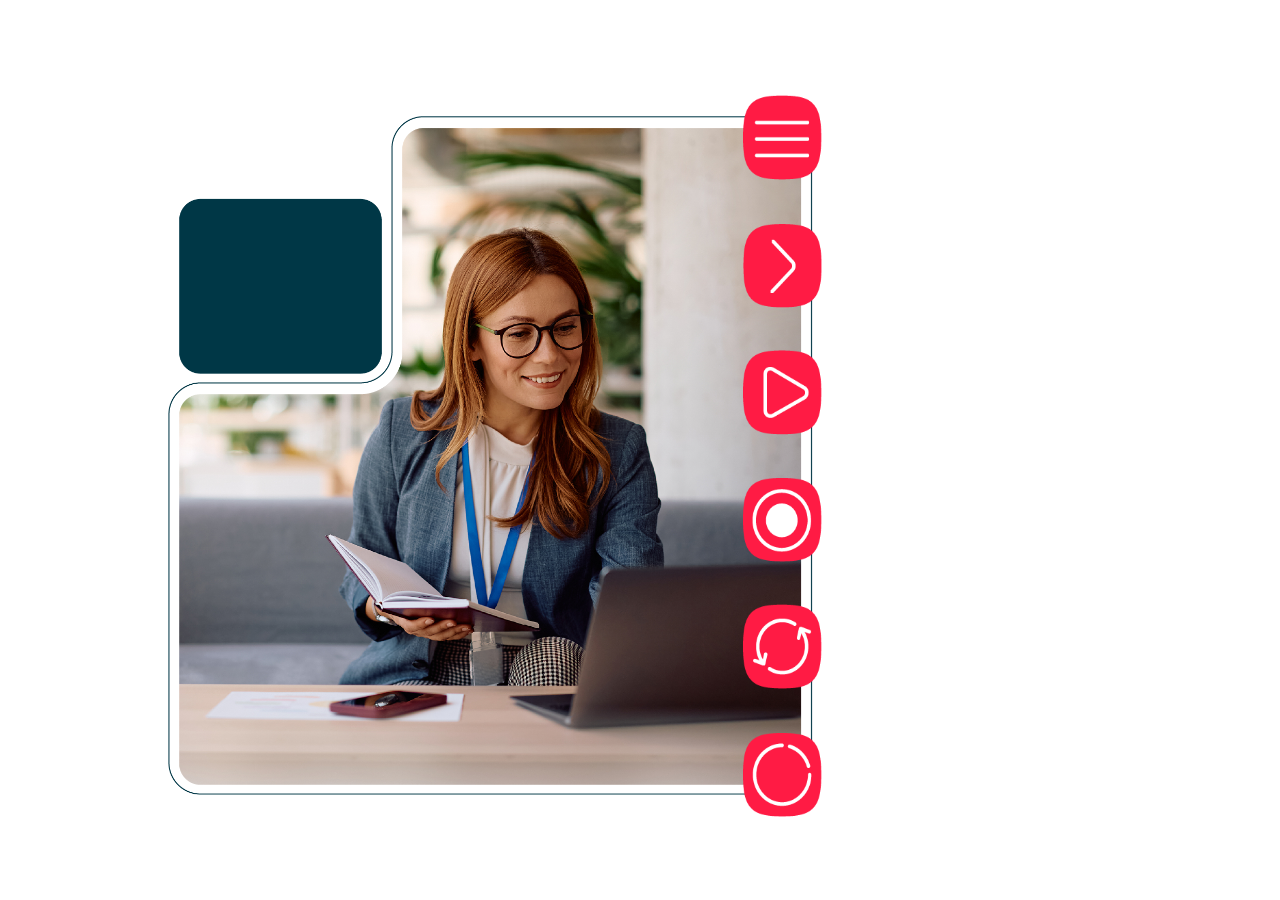
<file: assets/Bj5BdW8fmx23hk6N/story.html>
﻿<!doctype html>
<html lang="es">
<head>
  <meta charset="utf-8">
  <!-- Creado con Storyline 360 x64 - http://www.articulate.com  -->
  <!-- version: 3.98.34263.0 -->
  <title>Gu&#237;a de navegaci&#243;n_Banca Comercial</title>
  <meta http-equiv="x-ua-compatible" content="IE=edge"/>
  <meta name="viewport" content="width=device-width,initial-scale=1,user-scalable=no,shrink-to-fit=no,minimal-ui"/>
  <meta name="apple-mobile-web-app-capable" content="yes"/>
  <style>
    html, body { height: 100%; padding: 0; margin: 0 }
    #app { height: 100%; width: 100%; }
  </style>

  <script>
    window.DS = {};
    window.globals = {
      DATA_PATH_BASE: '',
      HAS_FRAME: true,
      HAS_SLIDE: true,

      lmsPresent: false,
      tinCanPresent: false,
      cmi5Present: false,
      aoSupport: false,
      scale: 'noscale',
      captureRc: false,
      browserSize: 'optimal',
      bgColor: '#FFFFFF',
      features: 'DropInAcc,DropInBase,DropInCore,DropInInteractions,DropInVideo,JsApiBasics,MathExpressions,MorphTransition,MultipleQuizTracking,SetFocusTrigger',
      themeName: 'unified',
      preloaderColor: '#8C8C8C',
      suppressAnalytics: false,
      productChannel: 'stable',
      publishSource: 'storyline',
      aid: 'aid|5fb0fe28-ccec-43d4-bc06-1f3374088cb1',
      cid: 'df775c7e-e52a-4d25-b6ba-28b94f4ba188',
      playerVersion: '3.98.34263.0',
      publishTimestamp: '2025-10-31T21:07:50.5539847Z',
      maxIosVideoElements: 10,
      connectionSettings: { message: 'Est%C3%A1s%20fuera%20de%20l%C3%ADnea.%20Tratando%20de%20reconectar...', useDarkTheme: true, mode: 'disabled' },
      hasFeature: function(feature) {
        return this.features.split(',').includes(feature);
      },
      
      parseParams: function(qs) {
        if (window.globals.parsedParams != null) {
          return window.globals.parsedParams;
        }
        qs = (qs || window.location.search.substr(1)).split('+').join(' ');
        var params = {},
            tokens,
            re = /[?&]?([^=]+)=([^&]*)/g;

        while (tokens = re.exec(qs)) {
          params[decodeURIComponent(tokens[1]).trim()] =
            decodeURIComponent(tokens[2]).trim();
        }
        window.globals.parsedParams = params;
        return params;
      }

    };
  </script>
  <script>
    var isIe11 = ('ActiveXObject' in window || window.MSBlobBuilder != null)
      && window.msCrypto != null && !window.ActiveXObject;
    if (isIe11) {
      window.globals.unsupportedBrowser = true;
      document.write(atob('[base64]'));
    }
  </script>

  <script>
    if (window.globals.hasFeature('NewAiCourseTranslation')) {
      
      
    }
  </script>

  
  <script>window.THREE = { };</script>
  
<meta name="robots" content="noindex, nofollow"></head>
<body style="background: #FFFFFF" class="cs-HTML theme-unified">
  <script id="360-player-interface" type="text/javascript" src="../../lib/player-interface.js"></script>
  <script>!function(){var e,i=/iPhone/i,o=/iPod/i,n=/iPad/i,t=/\biOS-universal(?:.+)Mac\b/i,r=/\bAndroid(?:.+)Mobile\b/i,a=/Android/i,d=/(?:SD4930UR|\bSilk(?:.+)Mobile\b)/i,p=/Silk/i,l=/Windows Phone/i,u=/\bWindows(?:.+)ARM\b/i,b=/BlackBerry/i,s=/BB10/i,c=/Opera Mini/i,f=/\b(CriOS|Chrome)(?:.+)Mobile/i,h=/Mobile(?:.+)Firefox\b/i,v=function(e){return void 0!==e&&"MacIntel"===e.platform&&"number"==typeof e.maxTouchPoints&&e.maxTouchPoints>1&&"undefined"==typeof MSStream};e=function(e){var m={userAgent:"",platform:"",maxTouchPoints:0};e||"undefined"==typeof navigator?"string"==typeof e?m.userAgent=e:e&&e.userAgent&&(m={userAgent:e.userAgent,platform:e.platform,maxTouchPoints:e.maxTouchPoints||0}):m={userAgent:navigator.userAgent,platform:navigator.platform,maxTouchPoints:navigator.maxTouchPoints||0};var g=m.userAgent,y=g.split("[FBAN");void 0!==y[1]&&(g=y[0]),void 0!==(y=g.split("Twitter"))[1]&&(g=y[0]);var A=function(e){return function(i){return i.test(e)}}(g),w={apple:{phone:A(i)&&!A(l),ipod:A(o),tablet:!A(i)&&(A(n)||v(m))&&!A(l),universal:A(t),device:(A(i)||A(o)||A(n)||A(t)||v(m))&&!A(l)},amazon:{phone:A(d),tablet:!A(d)&&A(p),device:A(d)||A(p)},android:{phone:!A(l)&&A(d)||!A(l)&&A(r),tablet:!A(l)&&!A(d)&&!A(r)&&(A(p)||A(a)),device:!A(l)&&(A(d)||A(p)||A(r)||A(a))||A(/\bokhttp\b/i)},windows:{phone:A(l),tablet:A(u),device:A(l)||A(u)},other:{blackberry:A(b),blackberry10:A(s),opera:A(c),firefox:A(h),chrome:A(f),device:A(b)||A(s)||A(c)||A(h)||A(f)},any:!1,phone:!1,tablet:!1};return w.any=w.apple.device||w.android.device||w.windows.device||w.other.device,w.phone=w.apple.phone||w.android.phone||w.windows.phone,w.tablet=w.apple.tablet||w.android.tablet||w.windows.tablet,w}(),"object"==typeof exports&&"undefined"!=typeof module?module.exports=e:"function"==typeof define&&define.amd?define((function(){return e})):this.isMobile=e}();
    window.isMobile.apple.tablet = window.isMobile.apple.tablet ||
      (navigator.platform === 'MacIntel' && navigator.maxTouchPoints > 1);
    window.isMobile.apple.device = window.isMobile.apple.device || window.isMobile.apple.tablet;
    window.isMobile.tablet = window.isMobile.tablet || window.isMobile.apple.tablet;
    window.isMobile.any = window.isMobile.any || window.isMobile.apple.tablet;
  </script>

  <div id="focus-sink" tabindex="-1"></div>

  <div id="preso"></div>
  <script>
    (function() {

      var classTypes = [ 'desktop', 'mobile', 'phone', 'tablet' ];

      var addDeviceClasses = function(prefix, testObj) {
        var curr, i;
        for (i = 0; i < classTypes.length; i++) {
          curr = classTypes[i];
          if (testObj[curr]) {
            document.body.classList.add(prefix + curr);
          }
        }
      };

      var params = window.globals.parseParams(),
          isDevicePreview = params.devicepreview === '1',
          isPhoneOverride = params.deviceType === 'phone' || (isDevicePreview && params.phone == '1'),
          isTabletOverride = (params.deviceType === 'tablet' || isDevicePreview) && !isPhoneOverride,
          isMobileOverride = isPhoneOverride || isTabletOverride;

      var deviceView = {
        desktop: !window.isMobile.any && !isMobileOverride,
        mobile: window.isMobile.any || isMobileOverride,
        phone: isPhoneOverride || (window.isMobile.phone && !isTabletOverride),
        tablet: isTabletOverride || window.isMobile.tablet
      };

      window.globals.deviceView = deviceView;
      window.isMobile.desktop = !window.isMobile.any;
      window.isMobile.mobile = window.isMobile.any;

      addDeviceClasses('view-', deviceView);

    })();
  </script>
  
  <script src='story_content/triggers.js' type=text/javascript></script>
<script src='story_content/user.js' type=text/javascript></script>
  <div class="slide-loader"></div>

  <script>
    var doc = document, loader = doc.body.querySelector('.slide-loader'); [ 1, 2, 3 ].forEach(function(n) { var d = doc.createElement('div'); d.style.backgroundColor = window.globals.preloaderColor; d.classList.add('mobile-loader-dot'); d.classList.add('dot' + n); loader.appendChild(d); });
  </script>

  <div class="mobile-load-title-overlay" style="display: none">
    <div class="mobile-load-title">Gu&#237;a de navegaci&#243;n_Banca Comercial</div>
  </div>

  <div class="mobile-chrome-warning"></div>

  
<style>
  .warn-connection-dialog {
    display: none;
    background: transparent;
    pointer-events: all;
    position: fixed;
    left: 0;
    top: 0;
    width: 100%;
    height: 100%;
    z-index: 999;
  }

  .warn-connection-content {
    pointer-events: all;
    border-radius: 4px;
    background: white;
    border: 1px solid #E7E7E7;
    color: #333333;
    box-shadow: 0 2px 4px rgba(0, 0, 0, 0.25);
    transition: all 150ms ease-out;
    position: absolute;
    white-space: nowrap;
  }

  .view-phone.is-landscape .warn-connection-content {
    left: 23px;
    bottom: 23px;
  }

  .view-tablet.is-landscape .warn-connection-content {
    left: 50%;
    top: 20px;
    transform: translateX(-50%);
  }

  .view-mobile.is-portrait .warn-connection-content {
    transform: translate(-50%, calc(-100% - 15px));
  }

  .warn-connection-content p {
    display: inline-block;
    margin: 0 8px 0 0;
    line-height: 33px;
    font-size: 11px;
  }

  .warn-connection-content svg {
    position: relative;
    vertical-align: middle;
    margin: 0 2px 2px 8px;
  }

  .view-desktop .warn-connection-content {
    left: 1.5em;
    bottom: 1.5em;
  }

  .view-desktop .warn-connection-content p {
    font-size: 1.1em;
  }

  .is-offline .warn-connection-dialog {
    display: block;
  }

  .is-offline .cs-panel * {
    pointer-events: none !important;
  }

  .is-offline .cs-panel {
    pointer-events: all !important;
  }

  .is-offline #nav-controls * {
    pointer-events: none !important;
  }

  .is-offline #nav-controls {
    pointer-events: all !important;
  }
</style>

<div class="warn-connection-dialog" role="alertdialog" aria-modal="true" tabindex="0" aria-labelledby="warn-connection-message">
  <div class="warn-connection-content">
    <svg width="17" height="15" viewBox="0 0 17 15" xmlns="http://www.w3.org/2000/svg">
      <path fill="#8F0000" stroke="white" d="M16.07,12.98 L15.88,12.23 L9.51,1.21 C8.97,0.26,7.6,0.26,7.06,1.21 L0.69,12.23 C0.15,13.16,0.81,14.36,1.91,14.36 H14.65 C15.47,14.36,16.05,13.7,16.07,12.98 Z"/>
      <path fill="white" stroke="white" d="M8.58,5.5 C8.35,5.28,8.5,5.35,8.21,5.32 C8.09,5.35,7.97,5.49,7.96,5.67 C7.97,5.79,7.98,5.92,7.98,6.04 L7.98,6.04 C7.99,6.17,8,6.31,8.01,6.43 L8.01,6.44 C8.03,6.92,8.06,7.41,8.09,7.9 L8.09,7.9 C8.12,8.39,8.14,8.88,8.17,9.37 C8.17,9.39,8.18,9.42,8.2,9.44 C8.23,9.46,8.25,9.47,8.28,9.47 C8.31,9.47,8.34,9.46,8.35,9.44 C8.37,9.43,8.38,9.4,8.39,9.35 L8.39,9.34 C8.39,9.24,8.4,9.15,8.4,9.05 L8.4,9.05 C8.41,8.96,8.41,8.86,8.42,8.75 C8.43,8.44,8.45,8.12,8.47,7.81 L8.47,7.81 C8.49,7.49,8.51,7.18,8.53,6.87 C8.55,6.46,8.56,6.05,8.59,5.64 L8.6,5.62 C8.6,5.57,8.59,5.53,8.58,5.5 L8.21,5.32 Z"/>
      <circle fill="white" stroke="white" cx="8.3" cy="11.35" r="0.3"/>
    </svg>
    <p id="warn-connection-message">You are offline. Trying to reconnect...</p>
  </div>
</div>

<script>
  (function() {
    window.DS.connection = {
      warningShown: false,
      assets: {},
      loadingAssetGroup: false,
      retryDelay: 500
    };

    var connectionSettings = window.globals.connectionSettings || {};

    var useConnectionMessages = window.AbortController != null &&
      window.location.protocol != 'file:' &&
      connectionSettings.mode === 'normal';

    window.DS.connection.useConnectionMessages = useConnectionMessages;

    var assetCount = 0;
    var checkLoadedId;


    if (useConnectionMessages && connectionSettings != null) {
      var contentEl = document.querySelector('.warn-connection-content');
      var messageEl = contentEl.querySelector('p');

      if (connectionSettings.useDarkTheme) {
        contentEl.style.borderColor = '#BABBBA';
        contentEl.style.backgroundColor = '#282828';
        contentEl.style.color = '#FFFFFF';
      }

      if (connectionSettings.message != null) {
        messageEl.textContent = window.decodeURIComponent(connectionSettings.message);
      }
    }

    function checkAssetsReady() {
      for (var i in DS.connection.assets) {
        if (!DS.connection.assets[i].success) {
          return false;
        }
      }
      return true;
    }

    function stopAssetGroup() {
      if (!useConnectionMessages) { return; }

      assetCount = 0;

      DS.connection.oldAssetGroup = DS.connection.assets;
      DS.connection.assets = {};
      DS.connection.loadingAssetGroup = false;
      clearInterval(checkLoadedId);
    }

    function startAssetGroup() {
      if (!useConnectionMessages) { return; }
      var ticks = 0;
      clearInterval(checkLoadedId);
      checkLoadedId = setInterval(function() {
        var loaded = 0;
        if (assetCount === 0 && loaded === 0) {
          clearInterval(checkLoadedId);
          return;
        }

        for (var i in DS.connection.assets) {
          if (DS.connection.assets[i].success) {
            loaded++;
          }
        }

        if (assetCount === loaded && checkAssetsReady()) {
          for (var i in DS.connection.assets) {
            if (DS.connection.assets[i].action) {
              DS.connection.assets[i].action();
            }
          }
          hideWarning();
          stopAssetGroup();
        }
      }, 100)
    }

    function requiredAsset(url, action, retry, type) {
      if (!useConnectionMessages) { return; }
      if (DS.connection.assets[url]) { return; }

      DS.connection.assets[url] = {
        success: false, action: action, retry: retry, type: type
      };
      assetCount = Object.keys(DS.connection.assets).length;
      if (!DS.connection.loadingAssetGroup) {
        startAssetGroup();
      }
      DS.connection.loadingAssetGroup = true;
    }

    function assetLoaded(url) {
      if (!useConnectionMessages) { return; }
      if (DS.connection.assets[url]) {
        DS.connection.assets[url].success = true;
      }
    }

    function assetFailed(url) {
      if (!useConnectionMessages) { return; }
      if (!DS.connection.assets[url]) {
        if (/\.js$/.test(url) && url.indexOf('transcripts') === -1) {
          setTimeout(function() {
            if (DS.connection.lastSlideLoaded != null) {
              DS.connection.lastSlideLoaded();
            }
          }, DS.connection.retryDelay);
        }
        return;
      }
      if (!DS.connection.warningShown) { showWarning(); }
      if (DS.connection.assets[url].retry) {
        setTimeout(function() {
          if (!DS.connection.assets[url].success) {
            DS.connection.assets[url].retry()
          }
        }, DS.connection.retryDelay);
      }
    }

    function hideWarning() {
      document.body.classList.remove('is-offline');
      DS.connection.warningShown = false;
      enableKeys();
    }
    DS.connection.hideWarning = hideWarning

    function showWarning(btn) {
      document.body.classList.add('is-offline')
      DS.connection.warningShown = true;
      updateWarningPosition();
      disableKeys();
    }

    function updateWarningPosition() {
      if (!DS.connection.warningShown) {
        return;
      }

      var isPortrait = document.body.classList.contains('is-portrait');
      var isMobile = document.body.classList.contains('view-mobile');
      var warningEl = document.querySelector('.warn-connection-content');

      if (isPortrait && isMobile) {
        var slide = document.querySelector('.primary-slide');
        var slideRect = slide != null
          ? slide.getBoundingClientRect()
          : { top: window.innerHeight, left: 0, width: window.innerWidth };

        warningEl.style.top = `${slideRect.top}px`
        warningEl.style.left = `${slideRect.left + slideRect.width / 2}px`
      } else {
        warningEl.style.top = null;
        warningEl.style.left = null;
      }

      window.requestAnimationFrame(updateWarningPosition);
    }

    function onDisableKeyDown(e) {
      e.preventDefault();
      e.stopImmediatePropagation();
    }

    function onDisableKeyUp(e) {
      e.preventDefault();
      e.stopImmediatePropagation();
    }

    var accStyle = document.createElement('style');
    var warnDialogEl = document.querySelector('.warn-connection-dialog');

    function disableKeys() {
      if (DS.views && DS.views.nsStack && DS.views.nsStack.length === 1) {
        DS.views.nsStack[0].tabReachable = false
        DS.views.nsStack[0].updateTabIndex(true, true);
      }

      accStyle.innerHTML = '.acc-shadow-dom { display: none; }';
      document.body.appendChild(accStyle);

      warnDialogEl.parentNode.append(warnDialogEl);
      warnDialogEl.focus();
    }

    function enableKeys() {
      accStyle.remove();
      if (DS.views && DS.views.nsStack && DS.views.nsStack.length === 1 && DS.views.nsStack[0].name === '_frame') {
        DS.views.nsStack[0].tabReachable = true;
        DS.views.nsStack[0].updateTabIndex();
      }
    }

    // these will all be noops if the feature flag isn't set in
    // the data and `window.globals.features`
    DS.connection.requiredAsset = requiredAsset;
    DS.connection.assetLoaded = assetLoaded;
    DS.connection.assetFailed = assetFailed;
    DS.connection.stopAssetGroup = stopAssetGroup;
    DS.connection.startAssetGroup = startAssetGroup;
  })();
</script>


  <script>
    
    if (window.autoSpider && window.vInterfaceObject) {
      document.querySelector('.mobile-load-title-overlay').style.display = 'none';
    }
  </script>

  

  <link rel="stylesheet" href="html5/data/css/output.min.css" data-noprefix/>
</body>
<script src="html5/lib/scripts/bootstrapper.min.js"></script>
</html>
</file>
<file: assets/Bj5BdW8fmx23hk6N/html5/data/css/output.min.css>
@font-face {
  font-family: 'LatoBold Charset1_ Bold7D3BE7B7';
  src: url('[data-uri]');
  font-style: normal;
  font-weight: normal;
}
@font-face {
  font-family: 'Lato Charset1_ 6OFvhqNtB83CA202';
  src: url('[data-uri]');
  font-style: normal;
  font-weight: normal;
}
@font-face {
  font-family: 'Banamex Display Charset9703958B';
  src: url('[data-uri]');
  font-style: normal;
  font-weight: normal;
}
@font-face {
  font-family: 'Banamex Display CharsetEF486A64';
  src: url('[data-uri]');
  font-style: normal;
  font-weight: normal;
}
.cs-HTML {
  background: rgba(255, 255, 255, 1);
}
.cs-npnxnanbnsnfns00000000001 .cs-infopanel  {
  box-shadow: 0 1px 0 rgba(0, 0, 0, 0);
  background: rgba(255, 255, 255, 1);
}
.cs-npnxnanbnsnfns00000000001 .cs-infopanel .cs-link {
  color: rgba(88, 88, 88, 1);
}
.cs-npnxnanbnsnfns00000000001 .cs-infopanel .cs-link:hover {
  color: rgba(255, 255, 255, 1);
}
.cs-npnxnanbnsnfns00000000001 .cs-infopanel .cs-name {
  color: rgba(68, 68, 68, 1);
}
.cs-npnxnanbnsnfns00000000001 .cs-infopanel .cs-title {
  color: rgba(153, 153, 153, 1);
}
.cs-npnxnanbnsnfns00000000001 .cs-infopanelpopup  {
  box-shadow: 0 1px 0 rgba(0, 0, 0, 0);
  background: rgba(0, 0, 0, 0);
}
.cs-npnxnanbnsnfns00000000001 .cs-infopanelpopup .cs-link {
  color: rgba(255, 0, 0, 1);
}
.cs-npnxnanbnsnfns00000000001 .cs-infopanelpopup .cs-link:hover {
  color: rgba(255, 255, 255, 1);
}
.cs-npnxnanbnsnfns00000000001 .cs-infopanelpopup .cs-name {
  color: rgba(255, 255, 255, 1);
}
.cs-npnxnanbnsnfns00000000001 .cs-infopanelpopup .cs-bio {
  color: rgba(88, 88, 88, 1);
}
.cs-npnxnanbnsnfns00000000001 .cs-timer  {
  color: rgba(88, 88, 88, 1);
}
.cs-npnxnanbnsnfns00000000001 .cs-duration stop:first-child {
  stop-color: rgba(220, 220, 220, 1);
}
.cs-npnxnanbnsnfns00000000001 .cs-duration stop:last-child {
  stop-color: rgba(220, 220, 220, 1);
}
.cs-npnxnanbnsnfns00000000001 .cs-elapsed stop:first-child {
  stop-color: rgba(254, 227, 71, 1);
}
.cs-npnxnanbnsnfns00000000001 .cs-elapsed stop:last-child {
  stop-color: rgba(254, 227, 71, 1);
}
.cs-npnxnanbnsnfns00000000001 .cs-timer .cs-pie .cs-innerstroke {
  stroke: rgba(199, 199, 199, 1);
}
.cs-npnxnanbnsnfns00000000001 .cs-timer .cs-pie .cs-innerborder {
  stroke: rgba(255, 255, 255, 1);
}
.cs-npnxnanbnsnfns00000000001 .cs-window  {
  box-shadow: 0 8px 5px rgba(0, 0, 0, 0.2);
  border-color: rgba(49, 99, 0, 1);
  background: rgba(250, 250, 250, 1);
  color: rgba(70, 70, 70, 1);
}
.cs-npnxnanbnsnfns00000000001 .cs-window .cs-diva {
  border-color: rgba(0, 0, 0, 0);
}
.cs-npnxnanbnsnfns00000000001 .cs-window .cs-divb {
  border-color: rgba(0, 0, 0, 0);
}
.cs-npnxnanbnsnfns00000000001 .cs-editor .cs-editor-slide {
  color: rgba(255, 255, 255, 1);
}
.cs-npnxnanbnsnfns00000000001 .cs-editor .cs-editor-html {
  color: rgba(70, 70, 70, 1);
}
.cs-npnxnanbnsnfns00000000001 .cs-editor .cs-editor-button {
  text-shadow: 0 1px 0 rgba(0, 0, 0, 0);
  color: rgba(255, 255, 255, 1);
  border-color: rgba(33, 68, 0, 1);
  background: rgba(60, 124, 0, 1);
}
.cs-npnxnanbnsnfns00000000001 .cs-editor .cs-editor-button:hover {
  background: rgba(66, 142, 0, 1);
}
.cs-npnxnanbnsnfns00000000001 .cs-editor .cs-editor-button:active {
  background: rgba(46, 93, 0, 1);
}
.cs-npnxnanbnsnfns00000000001 .cs-listitem  {
  color: rgba(70, 70, 70, 1);
  border-color: none;
  border: 1px solid transparent;
}
.cs-npnxnanbnsnfns00000000001 .cs-listitem:hover {
  background: rgba(0, 0, 0, 0.05);
  border-color: rgba(142, 143, 142, 1) !important;
  border-width: 1px;
  border-radius: 2px;
  border-style: solid;
  box-sizing: border-box;
}
.cs-npnxnanbnsnfns00000000001 .cs-listitem.hover {
  background: rgba(0, 0, 0, 0.05);
  border-color: rgba(142, 143, 142, 1) !important;
  border-width: 1px;
  border-radius: 2px;
  border-style: solid;
  box-sizing: border-box;
}
.cs-npnxnanbnsnfns00000000001 .cs-glossary  {
  color: rgba(70, 70, 70, 1);
}
.cs-npnxnanbnsnfns00000000001 .cs-glossary .cs-scrolling-panel {
  background: rgba(0, 0, 0, 0);
}
.cs-npnxnanbnsnfns00000000001 .cs-glossary .cs-term.cs-selected .cs-choice-list-trigger {
  color: rgba(255, 255, 255, 1);
  background: rgba(255, 255, 255, 1);
}
.cs-npnxnanbnsnfns00000000001 .cs-glossary .cs-term.cs-selected .cs-choice-list-trigger:focus {
  color: rgba(255, 255, 255, 1);
  background: rgba(255, 255, 255, 1);
}
.cs-npnxnanbnsnfns00000000001 .cs-glossary .cs-term:hover .cs-choice-list-trigger {
  background: rgba(70, 70, 70, 1);
}
.cs-npnxnanbnsnfns00000000001 .cs-glossary .cs-term.hover .cs-choice-list-trigger {
  background: rgba(70, 70, 70, 1);
}
.cs-npnxnanbnsnfns00000000001 .cs-glossary .cs-term .cs-choice-list-trigger:focus {
  background: rgba(70, 70, 70, 1);
}
.cs-npnxnanbnsnfns00000000001 .cs-glossary .cs-diva {
  border-color: rgba(0, 0, 0, 0);
}
.cs-npnxnanbnsnfns00000000001 .cs-glossary .cs-divb {
  border-color: rgba(0, 0, 0, 0);
}
.cs-npnxnanbnsnfns00000000001 .cs-glossary .cs-divc {
  border-color: rgba(0, 0, 0, 0);
}
.cs-npnxnanbnsnfns00000000001 .cs-glossary .cs-heading {
  color: rgba(44, 47, 48, 1);
  font-weight: 700;
}
.note-content p span {
  color: rgba(70, 70, 70, 1);
  line-height: 1.4em;
  font-size: 103.769%;
}
.cs-npnxnanbnsnfns00000000001 .cs-resource .cs-separator {
  border-color: rgba(0, 0, 0, 0);
}
.cs-npnxnanbnsnfns00000000001 .cs-outline  {
  color: rgba(45, 45, 45, 1);
}
.cs-npnxnanbnsnfns00000000001 .cs-outline .cs-diva {
  border-color: rgba(0, 0, 0, 0);
}
.cs-npnxnanbnsnfns00000000001 .cs-outline .cs-divb {
  border-color: rgba(0, 0, 0, 0);
}
.cs-npnxnanbnsnfns00000000001 .cs-outline .cs-divc {
  border-color: rgba(0, 0, 0, 0);
}
.cs-npnxnanbnsnfns00000000001 .cs-outline .cs-search-filter:hover {
  color: rgba(0, 0, 0, 0);
}
.cs-npnxnanbnsnfns00000000001 .cs-outline .cs-search-filter.hover {
  color: rgba(0, 0, 0, 0);
}
.cs-npnxnanbnsnfns00000000001 .cs-transcript  {
  color: rgba(255, 255, 255, 1);
}
.cs-npnxnanbnsnfns00000000001 .cs-transcript .cs-div {
  border-color: rgba(0, 0, 0, 0);
}
.cs-npnxnanbnsnfns00000000001 .cs-tabs:not(.topmenu-item) {
  color: rgba(39, 43, 44, 1);
}
.cs-npnxnanbnsnfns00000000001 .cs-tabs .cs-inner-button:not(.topmenu-item) {
  text-shadow: 0 1px 0 rgba(0, 0, 0, 0);
}
.cs-npnxnanbnsnfns00000000001 .cs-tabs:hover:not(.topmenu-item) {
  color: rgba(39, 43, 44, 1);
}
.cs-npnxnanbnsnfns00000000001 .cs-tabs.cs-selected {
  background: rgba(0, 0, 0, 0);
  color: rgba(39, 43, 44, 1);
}
.cs-npnxnanbnsnfns00000000001 .cs-seekcontrol  {
  background: rgba(0, 0, 0, 0);
  border-color: rgba(0, 0, 0, 0);
}
.cs-npnxnanbnsnfns00000000001 .cs-seekcontrol .cs-button:hover .cs-icon {
  fill: rgba(255, 255, 255, 1);
}
.cs-npnxnanbnsnfns00000000001 .cs-seekcontrol .cs-button.hover .cs-icon {
  fill: rgba(255, 255, 255, 1);
}
.cs-npnxnanbnsnfns00000000001 .cs-seekcontrol .cs-button .cs-icon-shadow {
  fill: rgba(0, 0, 0, 0);
}
.cs-npnxnanbnsnfns00000000001 .cs-seekcontrol .cs-button .cs-icon {
  fill: rgba(140, 140, 140, 1);
}
.cs-npnxnanbnsnfns00000000001 .cs-seekcontrol .cs-seek .cs-fill {
  background: rgba(255, 255, 255, 0.6);
}
.cs-npnxnanbnsnfns00000000001 .cs-seekcontrol .cs-seek {
  background: rgba(142, 143, 142, 1);
  border-color: rgba(0, 0, 0, 0);
}
.cs-npnxnanbnsnfns00000000001 .cs-searchinput .cs-input {
  color: rgba(70, 70, 70, 1);
  border-color: rgba(0, 0, 0, 0);
  background: rgba(0, 0, 0, 0.05);
}
.cs-npnxnanbnsnfns00000000001 .cs-searchinput .cs-input:focus {
  color: rgba(44, 47, 48, 1);
  background: rgba(41, 41, 41, 1);
}
.cs-npnxnanbnsnfns00000000001 .cs-searchinput .cs-input:hover {
  box-shadow: inset 0 0 1px 0 rgba(69, 126, 19, 0);
}
.cs-npnxnanbnsnfns00000000001 .cs-searchinput .cs-input.hover {
  box-shadow: inset 0 0 1px 0 rgba(69, 126, 19, 0);
}
.cs-npnxnanbnsnfns00000000001 .cs-searchinput .cs-button .cs-icon {
  fill: rgba(88, 88, 88, 1);
}
.cs-npnxnanbnsnfns00000000001 .cs-searchinput .cs-button:hover {
  fill: rgba(63, 133, 0, 1);
}
.cs-npnxnanbnsnfns00000000001 .cs-searchinput .cs-button.hover {
  fill: rgba(63, 133, 0, 1);
}
.cs-npnxnanbnsnfns00000000001 .cs-menu  {
  box-shadow: 0 1px 0 rgba(0, 0, 0, 0);
  background: rgba(250, 250, 250, 1);
}
.cs-npnxnanbnsnfns00000000001 .cs-topmenu-item.active .cs-tab {
  background: rgba(250, 250, 250, 1);
}
.cs-npnxnanbnsnfns00000000001 .cs-logo  {
  box-shadow: 0 1px 0 rgba(37, 75, 0, 1);
  background: rgba(255, 255, 255, 0);
}
.cs-npnxnanbnsnfns00000000001 .cs-checkbox  {
  color: rgba(255, 255, 255, 1);
}
.cs-npnxnanbnsnfns00000000001 .cs-checkbox:hover {
  border-color: rgba(175, 221, 130, 1);
}
.cs-npnxnanbnsnfns00000000001 .cs-checkbox.hover {
  border-color: rgba(175, 221, 130, 1);
}
.cs-npnxnanbnsnfns00000000001 .cs-checkbox .cs-box {
  color: rgba(255, 255, 255, 1);
  border-color: rgba(42, 83, 0, 1);
}
.cs-npnxnanbnsnfns00000000001 .cs-checkbox .cs-box:checked::after {
  color: rgba(43, 196, 0, 1);
}
.cs-npnxnanbnsnfns00000000001 .cs-button  {
  text-shadow: 0 1px 0 rgba(0, 0, 0, 0);
  color: rgba(88, 88, 88, 1);
  border-color: rgba(0, 0, 0, 0);
  background: rgba(0, 0, 0, 0);
  box-shadow: 0 1px 0 rgba(0, 0, 0, 0);
}
.cs-npnxnanbnsnfns00000000001 .cs-button .cs-icon {
  fill: rgba(88, 88, 88, 1);
}
.cs-npnxnanbnsnfns00000000001 .cs-button .cs-icon-shadow {
  fill: rgba(0, 0, 0, 0);
}
.cs-npnxnanbnsnfns00000000001 .cs-button:hover {
  background: rgba(39, 43, 44, 1);
}
.cs-npnxnanbnsnfns00000000001 .cs-button.hover {
  background: rgba(39, 43, 44, 1);
}
.cs-npnxnanbnsnfns00000000001 .cs-button:active {
  background: rgba(0, 0, 0, 0);
}
.cs-npnxnanbnsnfns00000000001 .cs-button.cs-disabled:hover {
  background: rgba(0, 0, 0, 0);
}
.cs-npnxnanbnsnfns00000000001 .cs-button.cs-disabled.hover {
  background: rgba(0, 0, 0, 0);
}
.cs-npnxnanbnsnfns00000000001 .cs-button.cs-disabled:active {
  background: rgba(0, 0, 0, 0);
}
.cs-npnxnanbnsnfns00000000001 .cs-button.cs-volume:hover {
  background: rgba(0, 0, 0, 0);
}
.cs-npnxnanbnsnfns00000000001 .cs-button.cs-volume.hover {
  background: rgba(0, 0, 0, 0);
}
.cs-npnxnanbnsnfns00000000001 .cs-button.cs-volume:active {
  background: rgba(0, 0, 0, 0);
}
.cs-npnxnanbnsnfns00000000001.cs-base  {
  color: rgba(88, 88, 88, 1);
  border-color: rgba(255, 255, 255, 0);
  background: rgba(255, 255, 255, 1);
}
.cs-npnxnanbnsnfns00000000001.cs-base .cs-separator .cs-diva {
  background: rgba(250, 250, 250, 1);
}
.cs-npnxnanbnsnfns00000000001.cs-base .cs-separator .cs-divb {
  background: rgba(0, 0, 0, 0);
}
.cs-npnxnanbnsnfns00000000001.cs-base .cs-topmenu-item.active .cs-tab {
  border-color: rgba(250, 250, 250, 1);
}
.cs-npnxnanbnsnfns00000000001.cs-base .cs-topmenu-item.active .cs-panel {
  border-color: rgba(250, 250, 250, 1);
}
.cs-npnxnanbnsnfns00000000001.cs-base .cs-left {
  background: rgba(250, 250, 250, 1);
}
.cs-npnxnanbnsnfns00000000001.cs-base .cs-area-primary .cs-slide-container {
  background: rgba(255, 255, 255, 1);
}
.cs-npnxnanbnsnfns00000000001.cs-base.cs-custom-theme .cs-brandhighlight-bg {
  background: rgba(72, 147, 184, 1) !important;
}
.cs-npnxnanbnsnfns00000000001.cs-base.cs-custom-theme .cs-brandhighlight-secondary-bg {
  background: rgba(72, 147, 184, 1) !important;
}
.cs-npnxnanbnsnfns00000000001.cs-base.cs-custom-theme .cs-brandhighlight-border {
  border-color: rgba(72, 147, 184, 1) !important;
}
.cs-npnxnanbnsnfns00000000001.cs-base.cs-custom-theme .cs-brandhighlight-text {
  color: rgba(72, 147, 184, 1) !important;
}
.cs-npnxnanbnsnfns00000000001.cs-base.cs-custom-theme .cs-brandhighlight-fill {
  fill: rgba(72, 147, 184, 1) !important;
}
.cs-npnxnanbnsnfns00000000001.cs-base.cs-custom-theme .cs-listitem.cs-selected {
  background-color: rgba(0, 0, 0, 0.05) !important;
}
.cs-npnxnanbnsnfns00000000001 .cs-volume::-moz-range-thumb {
  border-color: rgba(43, 85, 0, 1);
  box-shadow: inset 0 0 1px 0 rgba(43, 85, 0, 1);
  background: rgba(255, 255, 255, 1);
}
.cs-npnxnanbnsnfns00000000001 .cs-volume::-ms-thumb {
  border-color: rgba(43, 85, 0, 1);
  box-shadow: inset 0 0 1px 0 rgba(43, 85, 0, 1);
  background: rgba(255, 255, 255, 1);
}
.cs-npnxnanbnsnfns00000000001 .cs-volume::-webkit-slider-thumb {
  border-color: rgba(43, 85, 0, 1);
  box-shadow: inset 0 0 1px 0 rgba(43, 85, 0, 1);
  background: rgba(255, 255, 255, 1);
}
.cs-npnxnanbnsnfns00000000001 .cs-volume::-moz-range-track {
  border-color: rgba(66, 140, 1, 1);
  background: rgba(142, 143, 142, 1);
}
.cs-npnxnanbnsnfns00000000001 .cs-volume::-ms-track {
  border-color: rgba(66, 140, 1, 1);
  background: rgba(142, 143, 142, 1);
}
.cs-npnxnanbnsnfns00000000001 .cs-volume::-webkit-slider-runnable-track {
  border-color: rgba(66, 140, 1, 1);
  background: rgba(142, 143, 142, 1);
}
body.show-focus .tab-focus-box {
  box-shadow: 0 0 0 1px rgba(255, 255, 0, 1), 0 0 0 3px rgba(0, 32, 96, 1), 0 0 5px 5px rgba(255, 255, 0, 1);
  border-color: transparent;
  outline: 2px transparent solid;
}
.skipnav {
  box-shadow: 0 0 0 1px rgba(255, 255, 0, 1), 0 0 0 3px rgba(0, 32, 96, 1), 0 0 5px 5px rgba(255, 255, 0, 1);
  border-color: transparent;
  outline: 2px transparent solid;
}
.cs-npnxnanbnsnfns00000000001 .cs-listitem:hover {
  color: none;
}
.cs-npnxnanbnsnfns00000000001 .cs-listitem.hover {
  color: none;
}
.cs-npnxnanbnsnfns00000000001 .cs-listitem.cs-viewed {
  color: #464646;
}
.cs-npnxnanbnsnfns00000000001 .cs-listitem {
  color: #464646;
}
.cs-npnxnanbnsnfns00000000001 .cs-listitem:hover .cs-icon-carrot * {
  fill: none;
}
.cs-npnxnanbnsnfns00000000001 .cs-listitem.hover .cs-icon-carrot * {
  fill: none;
}
.cs-npnxnanbnsnfns00000000001 .cs-listitem .cs-icon-carrot {
  color: none;
  top: calc(3px);
}
.cs-npnxnanbnsnfns00000000001 .cs-listitem .cs-icon-carrot .cs-shadow {
  color: #2C2F30;
}
.cs-npnxnanbnsnfns00000000001 .item-collapsible .is-scene {
  color: #2C2F30 !important;
  font-weight: 700;
}
.cs-npnxnanbnsnfns00000000001 .is-scene .cs-icon-carrot * {
  color: #2C2F30 !important;
  font-weight: 700;
}
.cs-npnxnanbnsnfns00000000001 .is-scene:not(.outline-links-collapse) > a {
  color: #2C2F30;
}
.cs-npnxnanbnsnfns00000000001 .is-scene:not(.outline-links-collapse) .cs-icon-carrot * {
  fill: none !important;
  color: #2C2F30 !important;
}
.cs-npnxnanbnsnfns00000000001 .tabs, .cs-npnxnanbnsnfns00000000001 .cs-logo {
  border-bottom: 1px solid rgba(142, 143, 142, 1);
}
.cs-npnxnanbnsnfns00000000001 .area-secondary-wrapper:after {
  background-image: url('[data-uri]');
  background-size: 100%;
}
.cs-npnxnanbnsnfns00000000001 .panel-footer {
  background: #FAFAFA;
}
.cs-npnxnanbnsnfns00000000001 #outline-search {
  background: rgba(0, 0, 0, 0.05);
  border-color: rgba(142, 143, 142, 1);
  border-width: 1px;
  border-style: solid;
}
.cs-npnxnanbnsnfns00000000001 .topmenu-panel #outline-search {
  background: #EAEAEA;
}
.cs-npnxnanbnsnfns00000000001 .search-icon circle, .cs-npnxnanbnsnfns00000000001 .search-icon path {
  stroke: #585858;
}
.cs-npnxnanbnsnfns00000000001 #outline-search input[type   =search] {
  color: #2C2F30;
}
.cs-npnxnanbnsnfns00000000001 #outline-search ::-webkit-input-placeholder {
  color: #464646 !important;
}
.cs-npnxnanbnsnfns00000000001 #outline-search :-ms-input-placeholder {
  color: #464646 !important;
}
.cs-npnxnanbnsnfns00000000001 #outline-search ::-moz-placeholder {
  color: #464646 !important;
  opacity: 1;
}
.cs-npnxnanbnsnfns00000000001 .cs-topmenu-item.active, body:not(.is-touchable-tablet) .cs-npnxnanbnsnfns00000000001 .cs-topmenu-item:hover {
  color: #272B2C;
}
.cs-npnxnanbnsnfns00000000001 .cs-topmenu-item.button-tapped {
  color: #272B2C;
}
.cs-npnxnanbnsnfns00000000001 .cs-topmenu-item.active .cs-tab, .cs-npnxnanbnsnfns00000000001 .cs-topmenu-item .cs-tab {
  background: transparent !important;
  border: none !important;
}
.cs-npnxnanbnsnfns00000000001 .top-tabs-drop-icon div {
  background: #585858;
}
.cs-npnxnanbnsnfns00000000001 .cs-panel.topmenu-panel .panel-content, .cs-npnxnanbnsnfns00000000001 .top-tabs-drop {
  background: #FAFAFA;
}
.cs-npnxnanbnsnfns00000000001 .cs-topmenu-item.active .cs-panel {
  background: #FAFAFA;
}
.cs-npnxnanbnsnfns00000000001 .cs-menu.topmenu-panel, .cs-npnxnanbnsnfns00000000001 .top-tabs-drop {
  border: 1px solid rgba(250, 250, 250, 1) !important;
  border-radius: 3px;
}
.cs-npnxnanbnsnfns00000000001 .resources .resources-list a:hover {
  background: rgba(0, 0, 0, 0.05);
}
body:not(.is-touchable-tablet) .cs-npnxnanbnsnfns00000000001 .resources .resources-list a:hover {
  background: rgba(0, 0, 0, 0.05);
}
.cs-npnxnanbnsnfns00000000001 .resources .resources-list a.hover {
  background: rgba(0, 0, 0, 0.05);
}
body:not(.is-touchable-tablet) .cs-npnxnanbnsnfns00000000001 .resources .resources-list a.hover {
  background: rgba(0, 0, 0, 0.05);
}
.cs-npnxnanbnsnfns00000000001 .resources .resources-list a.button-tapped {
  background: rgba(0, 0, 0, 0.05);
}
.cs-npnxnanbnsnfns00000000001 .cs-icon path, .cs-npnxnanbnsnfns00000000001 .cs-icon rect, .cs-npnxnanbnsnfns00000000001 .cs-icon polygon, .cs-npnxnanbnsnfns00000000001 .menu-icon-wrapper.menu-icon-wrapper-hover path {
  fill: #585858;
}
.cs-npnxnanbnsnfns00000000001 .cs-icon .icon-stroke-only {
  fill: none !important;
  stroke: #585858 !important;
}
body:not(.is-touchable-tablet) .cs-npnxnanbnsnfns00000000001 .cs-button:hover .cs-icon path, body:not(.is-touchable-tablet) .cs-npnxnanbnsnfns00000000001 .cs-button:hover .cs-icon rect, body:not(.is-touchable-tablet) .cs-npnxnanbnsnfns00000000001 .cs-button:hover .cs-icon polygon {
  fill: #272B2C;
}
body:not(.is-touchable-tablet) .cs-npnxnanbnsnfns00000000001 .cs-tabs:hover .search-icon circle, body:not(.is-touchable-tablet) .cs-npnxnanbnsnfns00000000001 .cs-tabs:hover .search-icon path {
  stroke: #272B2C;
}
.cs-npnxnanbnsnfns00000000001 .cs-button.button-tapped .cs-icon path, .cs-npnxnanbnsnfns00000000001 .cs-button.button-tapped .cs-icon rect, .cs-npnxnanbnsnfns00000000001 .cs-button.button-tapped .cs-icon polygon {
  fill: #272B2C;
}
body:not(.is-touchable-tablet) .cs-npnxnanbnsnfns00000000001 .cs-button:hover .cs-icon .icon-stroke-only {
  fill: none !important;
  stroke: #272B2C !important;
}
.cs-npnxnanbnsnfns00000000001 .cs-button:button-tapped .cs-icon .icon-stroke-only {
  fill: none !important;
  stroke: #272B2C !important;
}
.cs-npnxnanbnsnfns00000000001 .menu-icon-wrapper.menu-icon-wrapper-hover svg path {
  fill: #272B2C;
}
.floating-sidebar:not(.sidebar-closed) .cs-npnxnanbnsnfns00000000001 #hamburger .menu-icon-wrapper svg path {
  fill: #BABBBA;
}
.floating-sidebar:not(.sidebar-closed) .cs-npnxnanbnsnfns00000000001 #hamburger .menu-icon-wrapper.menu-icon-wrapper-hover svg path {
  fill: #F8F8F8;
}
.cs-npnxnanbnsnfns00000000001 .volume .btn:before {
  background-image: url('[data-uri]');
}
.cs-npnxnanbnsnfns00000000001 .volume-track {
  background: #8E8F8E;
}
.cs-npnxnanbnsnfns00000000001 .volume-icon circle {
  stroke: #585858;
}
.cs-npnxnanbnsnfns00000000001 .cs-settings > .settings-panel {
  background: #FAFAFA;
  border: 1px solid rgba(250, 250, 250, 1) !important;
  border-radius: 3px;
}
.cs-npnxnanbnsnfns00000000001 .cs-settings > .panel-down-arrow {
  fill: #FAFAFA;
}
.cs-npnxnanbnsnfns00000000001 .switch-toggle .border {
  stroke: #919191;
}
.cs-npnxnanbnsnfns00000000001 .switch-toggle .thumb-off .thumb {
  fill: #585858;
}
.cs-npnxnanbnsnfns00000000001 .switch-toggle .thumb-on .track {
  fill: rgba(72, 147, 184, 0.3);
}
.cs-npnxnanbnsnfns00000000001 .switch-toggle .thumb-off .track {
  fill: rgba(233, 233, 233, 1);
}
.cs-npnxnanbnsnfns00000000001 .switch-label {
  color: #464646;
}
.cs-npnxnanbnsnfns00000000001 .cs-panel .scrollarea-btn:after {
  background: rgba(88, 88, 88, 0.8);
}
.scrollarea-scrollbar:hover .scrollarea-btn:after, .scrollarea-scrollbar.highlight-scrollbar .scrollarea-btn:after {
  background: rgba(88, 88, 88, 0.8);
}
.floating-sidebar .sidebar-overlay {
  background: rgba(0, 0, 0, 0.85);
}
.cs-npnxnanbnsnfns00000000001 .overlay-message {
  background: rgba(0, 0, 0, 0.85);
}
.cs-npnxnanbnsnfns00000000001 .top-ui-bg, .cs-npnxnanbnsnfns00000000001 .bottom-ui-bg, .cs-npnxnanbnsnfns00000000001 .right-ui-bg, .cs-npnxnanbnsnfns00000000001 .left-ui-bg {
  background: rgba(255, 255, 255, 0.8);
}
.cs-npnxnanbnsnfns00000000001 .circle-progress-bg {
  fill: #FFFFFF;
}
.cs-npnxnanbnsnfns00000000001 .circle-progress-well {
  fill: #8E8F8E;
}
.cs-npnxnanbnsnfns00000000001 .circle-progress-pie {
  stroke: #8E8F8E;
}
.cs-npnxnanbnsnfns00000000001 .lightbox .option-pane {
  background: rgba(255, 255, 255, 0.8);
}
.cs-npnxnanbnsnfns00000000001 .lightbox .option-pane:before {
  background: #FFFFFF;
}
.cs-npnxnanbnsnfns00000000001 .message-window {
  background: #FAFAFA;
  border: 1px solid rgba(70, 70, 70, 1) !important;
  border-radius: 3px;
}
.cs-npnxnanbnsnfns00000000001 .message-window-header p, .cs-npnxnanbnsnfns00000000001 .message-window-text {
  color: #464646;
}
.cs-npnxnanbnsnfns00000000001 .message-window-header p {
  border-bottom: 1px solid rgba(70, 70, 70, 1);
}
.cs-npnxnanbnsnfns00000000001 .message-window button.slide-object-button {
  border: 1px solid rgba(70, 70, 70, 1) !important;
}
.cs-npnxnanbnsnfns00000000001 .message-window button.slide-object-button:hover {
  background: rgba(0, 0, 0, 0.05) !important;
}
.message-window .slide-object-button tspan, .message-window .slide-object-button-text tspan {
  fill: #464646 !important;
}
body:not(.is-touchable-tablet) .cs-npnxnanbnsnfns00000000001 .cs-button:hover .text {
  color: #272B2C;
}
.cs-npnxnanbnsnfns00000000001 .cs-button.button-tapped .text {
  color: #272B2C;
}
.cs-npnxnanbnsnfns00000000001.cs-base {
  background: #FFFFFF;
}
.cs-npnxnanbnsnfns00000000001 .cs-menu {
  background: transparent;
}
.cs-npnxnanbnsnfns00000000001 .progress-bar .progress-bar-fill:after {
  background: #4893B8 !important;
}
.cs-npnxnanbnsnfns00000000001 .volume-dot {
  background: #4893B8 !important;
}
.fn-npnxnanbsnfns00000000001 {
  font-family: 'Lato22AB4CAF';
  -webkit-font-variant-ligatures: no-common-ligatures;
  font-variant-ligatures: no-common-ligatures;
}
.fn-pxabnsnfns00000000001 {
  font-family: 'Lato22AB4CAF';
  -webkit-font-variant-ligatures: no-common-ligatures;
  font-variant-ligatures: no-common-ligatures;
}
.fn-npxnabnsnfns00000000001 {
  font-family: 'Lato22AB4CAF';
  -webkit-font-variant-ligatures: no-common-ligatures;
  font-variant-ligatures: no-common-ligatures;
}
.fn-npnxnanbnsnfns00000000001 {
  font-family: 'Lato22AB4CAF';
  -webkit-font-variant-ligatures: no-common-ligatures;
  font-variant-ligatures: no-common-ligatures;
}
.fn-pxabnsnfns00000000000 {
  font-family: 'Lato22AB4CAF';
  -webkit-font-variant-ligatures: no-common-ligatures;
  font-variant-ligatures: no-common-ligatures;
}
@font-face {
  font-family: 'Lato22AB4CAF';
  src: url('[data-uri]');
  font-style: normal;
  font-weight: bold;
}
@font-face {
  font-family: 'Lato22AB4CAF';
  src: url('[data-uri]');
  font-style: normal;
  font-weight: normal;
}
.cs-InvalidPromptSlide .cs-6cek3beUT1S-InvalidPromptSlide-btn0 {
  color: rgba(255, 255, 255, 1);
  border-color: rgba(33, 68, 0, 1);
  background: rgba(60, 124, 0, 1);
  text-shadow: 0 1px 0 rgba(0, 0, 0, 0);
}
.cs-InvalidPromptSlide .cs-6cek3beUT1S-InvalidPromptSlide-btn0 .cs-html {
  color: rgba(70, 70, 70, 1);
}
.cs-InvalidPromptSlide .cs-6cek3beUT1S-InvalidPromptSlide-btn0 .cs-slide {
  border-color: rgba(255, 255, 255, 1);
}
.cs-InvalidPromptSlide .cs-6cek3beUT1S-InvalidPromptSlide-btn0:hover {
  background: rgba(66, 142, 0, 1);
}
.cs-InvalidPromptSlide .cs-6cek3beUT1S-InvalidPromptSlide-btn0:active {
  background: rgba(46, 93, 0, 1);
}
.cs-PrintPromptSlide .cs-6cek3beUT1S-PrintPromptSlide-btn0 {
  color: rgba(255, 255, 255, 1);
  border-color: rgba(33, 68, 0, 1);
  background: rgba(60, 124, 0, 1);
  text-shadow: 0 1px 0 rgba(0, 0, 0, 0);
}
.cs-PrintPromptSlide .cs-6cek3beUT1S-PrintPromptSlide-btn0 .cs-html {
  color: rgba(70, 70, 70, 1);
}
.cs-PrintPromptSlide .cs-6cek3beUT1S-PrintPromptSlide-btn0 .cs-slide {
  border-color: rgba(255, 255, 255, 1);
}
.cs-PrintPromptSlide .cs-6cek3beUT1S-PrintPromptSlide-btn0:hover {
  background: rgba(66, 142, 0, 1);
}
.cs-PrintPromptSlide .cs-6cek3beUT1S-PrintPromptSlide-btn0:active {
  background: rgba(46, 93, 0, 1);
}
.cs-ExternalInterfaceErrorSlide .cs-buttonOK {
  color: rgba(255, 255, 255, 1);
  border-color: rgba(33, 68, 0, 1);
  background: rgba(60, 124, 0, 1);
  text-shadow: 0 1px 0 rgba(0, 0, 0, 0);
}
.cs-ExternalInterfaceErrorSlide .cs-buttonOK .cs-html {
  color: rgba(70, 70, 70, 1);
}
.cs-ExternalInterfaceErrorSlide .cs-buttonOK .cs-slide {
  border-color: rgba(255, 255, 255, 1);
}
.cs-ExternalInterfaceErrorSlide .cs-buttonOK:hover {
  background: rgba(66, 142, 0, 1);
}
.cs-ExternalInterfaceErrorSlide .cs-buttonOK:active {
  background: rgba(46, 93, 0, 1);
}
</file>
